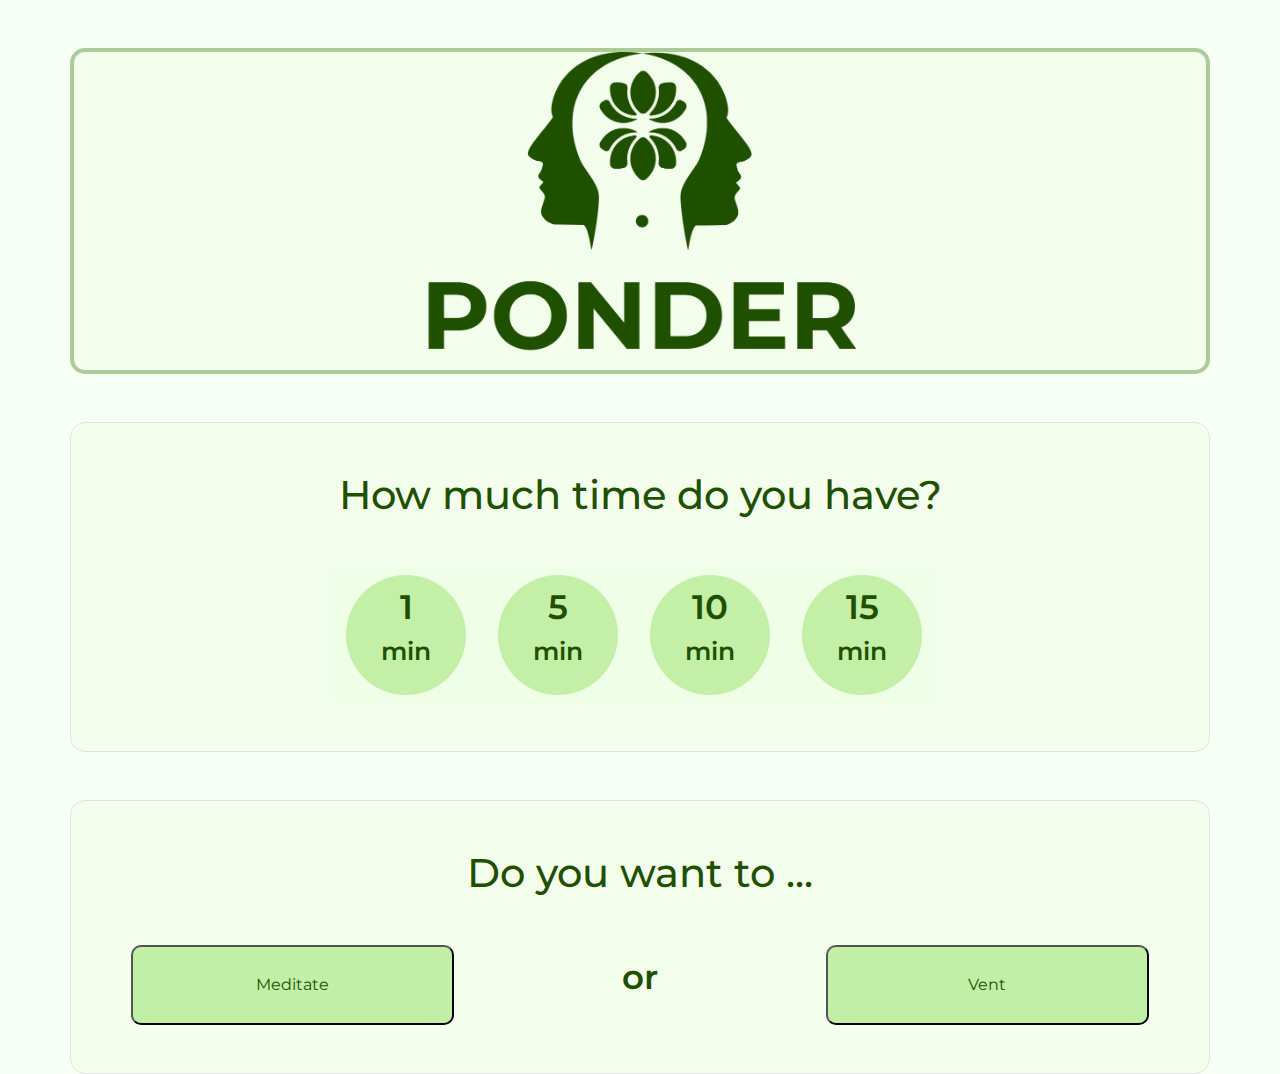
<file: index.html>
<!DOCTYPE html>
<html lang="en">
<head>
    <meta charset="UTF-8">
    <meta name="viewport" content="width=device-width, initial-scale=1.0">
    <title>Ponder</title>
    <!-- FontAweome CDN Link for Icons -->
    <!-- <link rel="stylesheet" href="https://cdnjs.cloudflare.com/ajax/libs/font-awesome/5.15.3/css/all.min.css"/> -->
    <meta name="viewport" content="width=device-width, initial-scale=1">
    <link href="https://cdn.jsdelivr.net/npm/bootstrap@5.1.3/dist/css/bootstrap.min.css" rel="stylesheet">
    <script src="https://cdn.jsdelivr.net/npm/bootstrap@5.1.3/dist/js/bootstrap.bundle.min.js"></script>
    <link rel="preconnect" href="https://fonts.googleapis.com">
    <link rel="preconnect" href="https://fonts.gstatic.com" crossorigin>
    <link href="https://fonts.googleapis.com/css2?family=Montserrat&display=swap" rel="stylesheet">
    <link rel="stylesheet" href="./css/style.css">
</head>
<body>
  <header>
    <!-- title -->
   
    <div class="container mt-5">
      <div class="row text-center">
        <h1>
        <img src="img/ponder_logo.png" width="" height="310"alt="logo" />
        </h1>
      </div>
    </div>
  </header>
    <!-- time slots -->
    <div class="container p-5 my-5 border">
        <h1 class="text-center mb-5">How much time do you have?</h1>
        <div class="row" >
          <ul class="list-group list-group-horizontal" style="width: auto; margin: 0 auto;">
            <li class="list-group-item  border-0">
              <input type="radio" class="btn-check" name="timeOptions" value="1" id="option1" autocomplete="off">
              <label class="time" for="option1">
                <span>1</span>
                min
              </label>
            </li>
            <li class="list-group-item  border-0">
              <input type="radio" class="btn-check" name="timeOptions" value="5" id="option2" autocomplete="off">
              <label class="time" for="option2">
                <span>5</span>
                min
              </label>
            </li>

            <li class="list-group-item  border-0">
              <input type="radio" class="btn-check" name="timeOptions" value="10" id="option3" autocomplete="off">
              <label class="time" for="option3">
                <span>10</span>
                min
              </label>
            </li>

            <li class="list-group-item  border-0">
              <input type="radio" class="btn-check" name="timeOptions" value="15" id="option4" autocomplete="off">
                <label class="time" for="option4">
                  <span>15</span>
                min
                </label>
            </li>
          </ul>
      </div>
    </div>
      
    <!-- vent or meditate actions -->
    <div class="container border">
      <div class="row p-5 ">
        <h1 class="text-center mb-5">Do you want to ...</h1>
        <div class="col-sm">
          <button class="custom-button" onclick="meditate()">Meditate</button>
        </div>
        <div class="col-sm">
          <span class="align-bottom text-center">or</span>
        </div>
        <div class="col-sm">
          <button class="custom-button" onclick="vent()">Vent</button>
        </div>
      </div>
    </div>


    <!-- Inside this JavaScript file I've coded all Quiz Codes -->
    <script src="js/script.js"></script>
</body>
</html>
</file>
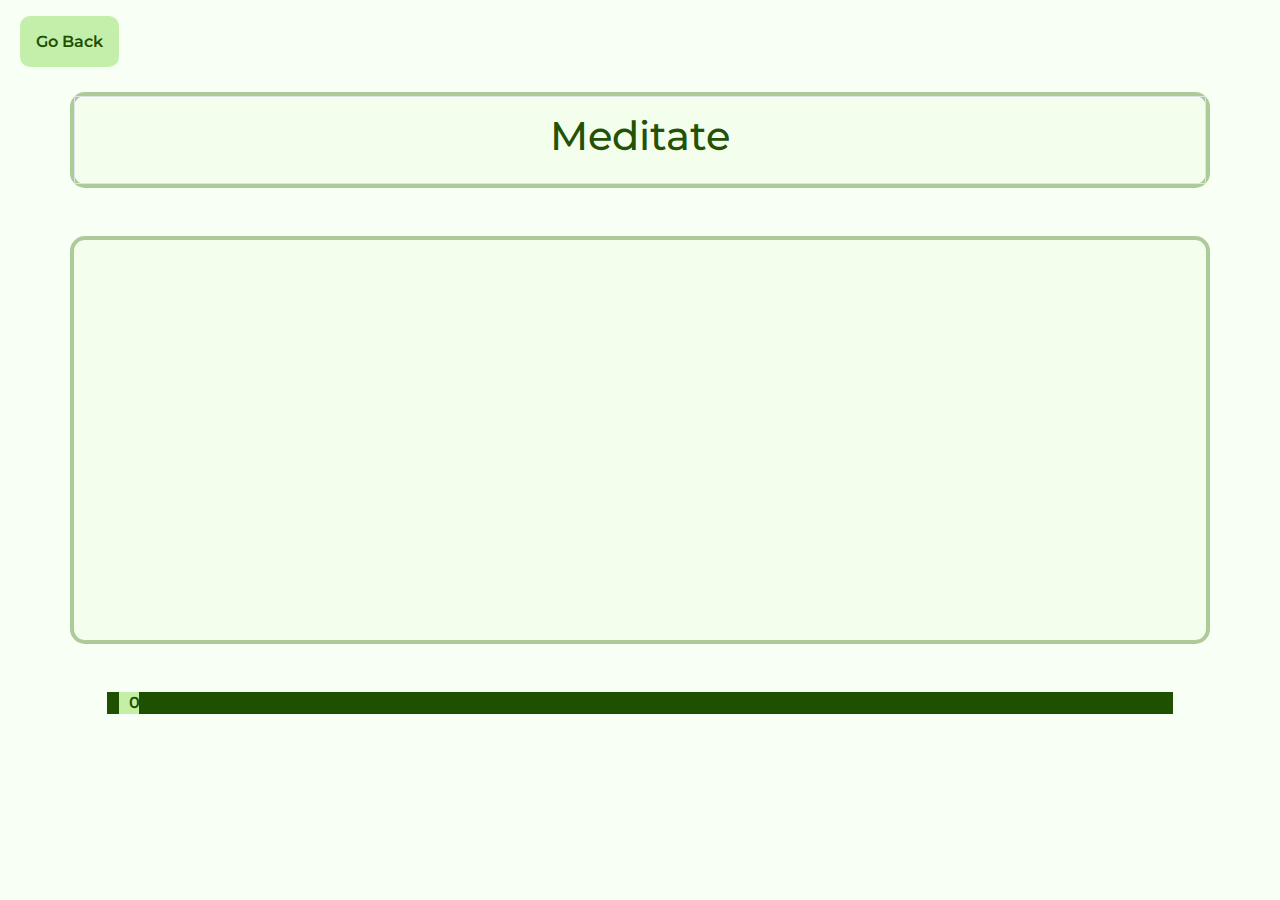
<file: meditate.html>
<!DOCTYPE html>
<html lang="en">
<head>
    <meta charset="UTF-8">
    <meta name="viewport" content="width=device-width, initial-scale=1.0">
    <title>Ponder</title>
    <!-- FontAweome CDN Link for Icons -->
    <!-- <link rel="stylesheet" href="https://cdnjs.cloudflare.com/ajax/libs/font-awesome/5.15.3/css/all.min.css"/> -->
    <meta name = "introduction" content = "no-reference"> 
    <meta name="viewport" content="width=device-width, initial-scale=1">
    <link href="https://cdn.jsdelivr.net/npm/bootstrap@5.1.3/dist/css/bootstrap.min.css" rel="stylesheet">
    <script src="https://cdn.jsdelivr.net/npm/bootstrap@5.1.3/dist/js/bootstrap.bundle.min.js"></script>
    <script src="http://ajax.googleapis.com/ajax/libs/jquery/1.7.1/jquery.min.js" type="text/javascript"></script>
    <link rel="preconnect" href="https://fonts.googleapis.com">
    <link rel="preconnect" href="https://fonts.gstatic.com" crossorigin>
    <link href="https://fonts.googleapis.com/css2?family=Montserrat&display=swap" rel="stylesheet">
    <link rel="stylesheet" href="./css/style.css">
    <script>
        $(document).ready(function(){
            function alignModal(){
                var modalDialog = $(this).find(".modal-dialog");
                
                // Applying the top margin on modal to align it vertically center
                modalDialog.css("margin-top", Math.max(0, ($(window).height() - modalDialog.height()) / 2));
            }
            // Align modal when it is displayed
            $(".modal").on("shown.bs.modal", alignModal);
            
            // Align modal when user resize the window
            $(window).on("resize", function(){
                $(".modal:visible").each(alignModal);
            });   
        });
    </script>
</head>
<body>

    <!-- back button -->
    <a class="custom-button p-3" href="./index.html">Go Back</a>

    <!-- page title -->
    <div class="container mt-5 mb-5">
        <div class="row text-center border">
            <h1 class="title">Meditate</h1>
        </div>
    </div>

    <!-- vent text area  -->
    <div class="container">
        <div class="row">
            <iframe width="560" height="400" src="https://www.youtube-nocookie.com/embed/1ZYbU82GVz4?controls=0&amp;start=6" title="YouTube video player" frameborder="0" allow="accelerometer; autoplay; clipboard-write; encrypted-media; gyroscope; picture-in-picture" allowfullscreen></iframe>
        </div>
    </div>

    <!-- timer progress bar -->
    <div class="row m-5 justify-content-center">
        <div id="progressBar">
            <div class="bar"></div>
            </div>
    </div>


    <!-- modal for completion -->
    <div class="modal" tabindex="-1" role="dialog">
        <div class="modal-dialog">
        <div class="modal-content">
            <div class="modal-body">
            <p>Great job! Hope your stress is gone.</p>
            </div>
        </div>
        </div>
    </div>


    <!-- timer js -->
    <script>
        function progress(timeleft, timetotal, $element) {
            var progressBarWidth = timeleft * $element.width() / timetotal;
            $element.find('div').animate({ width: progressBarWidth }, 500).html(Math.floor(timeleft/60) + ":"+ timeleft%60);
            if(timeleft > 0) {
                setTimeout(function() {
                    progress(timeleft - 1, timetotal, $element);
                }, 1000);
            }
            else {
                $('.modal').modal('show'); 
                setTimeout(function(){ 

                    $('.modal').modal('hide'); 
                    window.location = "index.html"
                },2500);
            }
        };

        // get time from session Storage
        var time = sessionStorage.getItem("time");
        // get number of seconds
        time = time * 60;
        // run timer progress
        progress(time, time, $('#progressBar'));
    </script>

    
</body>
</html>
</file>
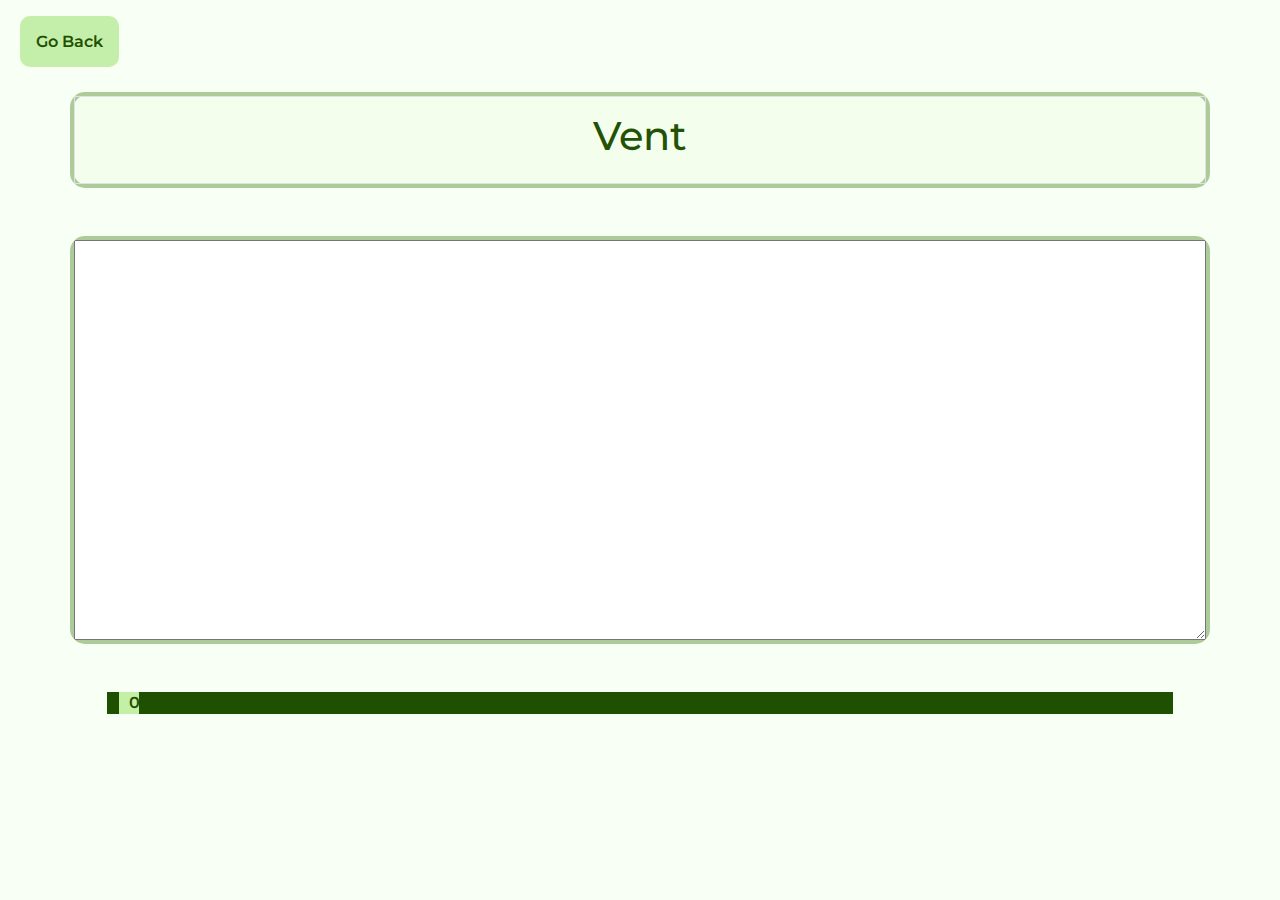
<file: vent.html>
<!DOCTYPE html>
<html lang="en">
<head>
    <meta charset="UTF-8">
    <meta name="viewport" content="width=device-width, initial-scale=1.0">
    <title>Ponder</title>
    <!-- FontAweome CDN Link for Icons -->
    <!-- <link rel="stylesheet" href="https://cdnjs.cloudflare.com/ajax/libs/font-awesome/5.15.3/css/all.min.css"/> -->
    <meta name="viewport" content="width=device-width, initial-scale=1">
    <link href="https://cdn.jsdelivr.net/npm/bootstrap@5.1.3/dist/css/bootstrap.min.css" rel="stylesheet">
    <script src="https://cdn.jsdelivr.net/npm/bootstrap@5.1.3/dist/js/bootstrap.bundle.min.js"></script>
    <script src="http://ajax.googleapis.com/ajax/libs/jquery/1.7.1/jquery.min.js" type="text/javascript"></script>
    <link rel="preconnect" href="https://fonts.googleapis.com">
    <link rel="preconnect" href="https://fonts.gstatic.com" crossorigin>
    <link href="https://fonts.googleapis.com/css2?family=Montserrat&display=swap" rel="stylesheet">
    <link rel="stylesheet" href="./css/style.css">
    <script>
        $(document).ready(function(){
            function alignModal(){
                var modalDialog = $(this).find(".modal-dialog");
                
                // Applying the top margin on modal to align it vertically center
                modalDialog.css("margin-top", Math.max(0, ($(window).height() - modalDialog.height()) / 2));
            }
            // Align modal when it is displayed
            $(".modal").on("shown.bs.modal", alignModal);
            
            // Align modal when user resize the window
            $(window).on("resize", function(){
                $(".modal:visible").each(alignModal);
            });   
        });
    </script>
</head>
<body>

    <!-- back button -->
    <a class="custom-button p-3" href="./index.html">Go Back</a>

    <!-- page title -->
    <div class="container mt-5 mb-5">
        <div class="row text-center border">
            <h1 class="title">Vent</h1>
        </div>
    </div>
    
    <!-- vent text area  -->
    <div class="container">
        <div class="row">
         
            <textarea row="10" cols="60" name="description">

            </textarea>
        </div>
    </div>

    <!-- timer progress bar -->
    <div class="row m-5 justify-content-center">
        <div id="progressBar">
            <div class="bar"></div>
            </div>
    </div>


    <!-- modal for completion -->
    <div class="modal" tabindex="-1" role="dialog">
        <div class="modal-dialog">
        <div class="modal-content">
            <div class="modal-body">
            <p>Great job! Hope your stress is gone.</p>
            </div>
        </div>
        </div>
    </div>


    <!-- timer js -->
    <script>
        function progress(timeleft, timetotal, $element) {
            var progressBarWidth = timeleft * $element.width() / timetotal;
            $element.find('div').animate({ width: progressBarWidth }, 500).html(Math.floor(timeleft/60) + ":"+ timeleft%60);
            if(timeleft > 0) {
                setTimeout(function() {
                    progress(timeleft - 1, timetotal, $element);
                }, 1000);
            }
            else {
                $('.modal').modal('show'); 
                setTimeout(function(){ 

                    $('.modal').modal('hide'); 
                    window.location = "index.html"
                },2500);
            }
        };

        // get time from session Storage
        var time = sessionStorage.getItem("time");
        // get number of seconds
        time = time * 60;
        // run timer progress
        progress(time, time, $('#progressBar'));
    </script>

    
</body>
</html>
</file>
<file: css/style.css>
body {

    font-family: Montserrat;
    font-style: normal;
    font-weight: 600;
    color: #1F5000;
    line-height: 44px;
    background: rgba(233, 255, 219, 0.3);
    
  }

  .row > ul > li {
    background: rgba(233, 255, 219, 0.3);
  }

  .title {
    line-height: 78px;
    color: #235105;
  }
  .time {
    border: 1px;
    border-radius: 50%;
    width: 120px;
    height: 120px;
    text-align: center;
    background: #C3EFA7;
  }

  span {
    display: block;
    margin-top: 10px;
    font-size: 34px;
  }
  label {
    font-size: 25px;
    color: #1F5000;
  }


  .custom-button {
    width: 100%;
    height: 80px;
    background: rgba(162, 229, 120, 0.6);
    border-radius: 10px;
    color: #1F5000;
  }
  input:checked + label {
    background: #1F5000;
    color:white;
  }
  a {
    position: relative;
    left: 20px;
    top: 20px;
    text-decoration: none;
  }

  textarea {
    width: 100%;
    height: 400px;
    word-wrap:break-word
  }

/* timer progress bar  */
#progressBar {
    width: 90%;
    /* margin: 10px auto; */
    height: 22px;
    background-color: #1F5000;
  }
  
  #progressBar div {
    height: 100%;
    text-align: right;
    padding: 0 10px;
    line-height: 22px; /* same as #progressBar height if we want text middle aligned */
    width: 0;
    background-color: #C3EFA7;
    box-sizing: border-box;
  }
  
.modal-body {
    background: #F8FFF4;
    border: 4px solid rgba(67, 122, 31, 0.4);
    box-shadow: 0px 4px 4px rgba(0, 0, 0, 0.25);
}

.container {
    background: rgba(233, 255, 219, 0.3);
border: 4px solid rgba(67, 122, 31, 0.4);
box-sizing: border-box;
border-radius: 15px;
}
</file>
